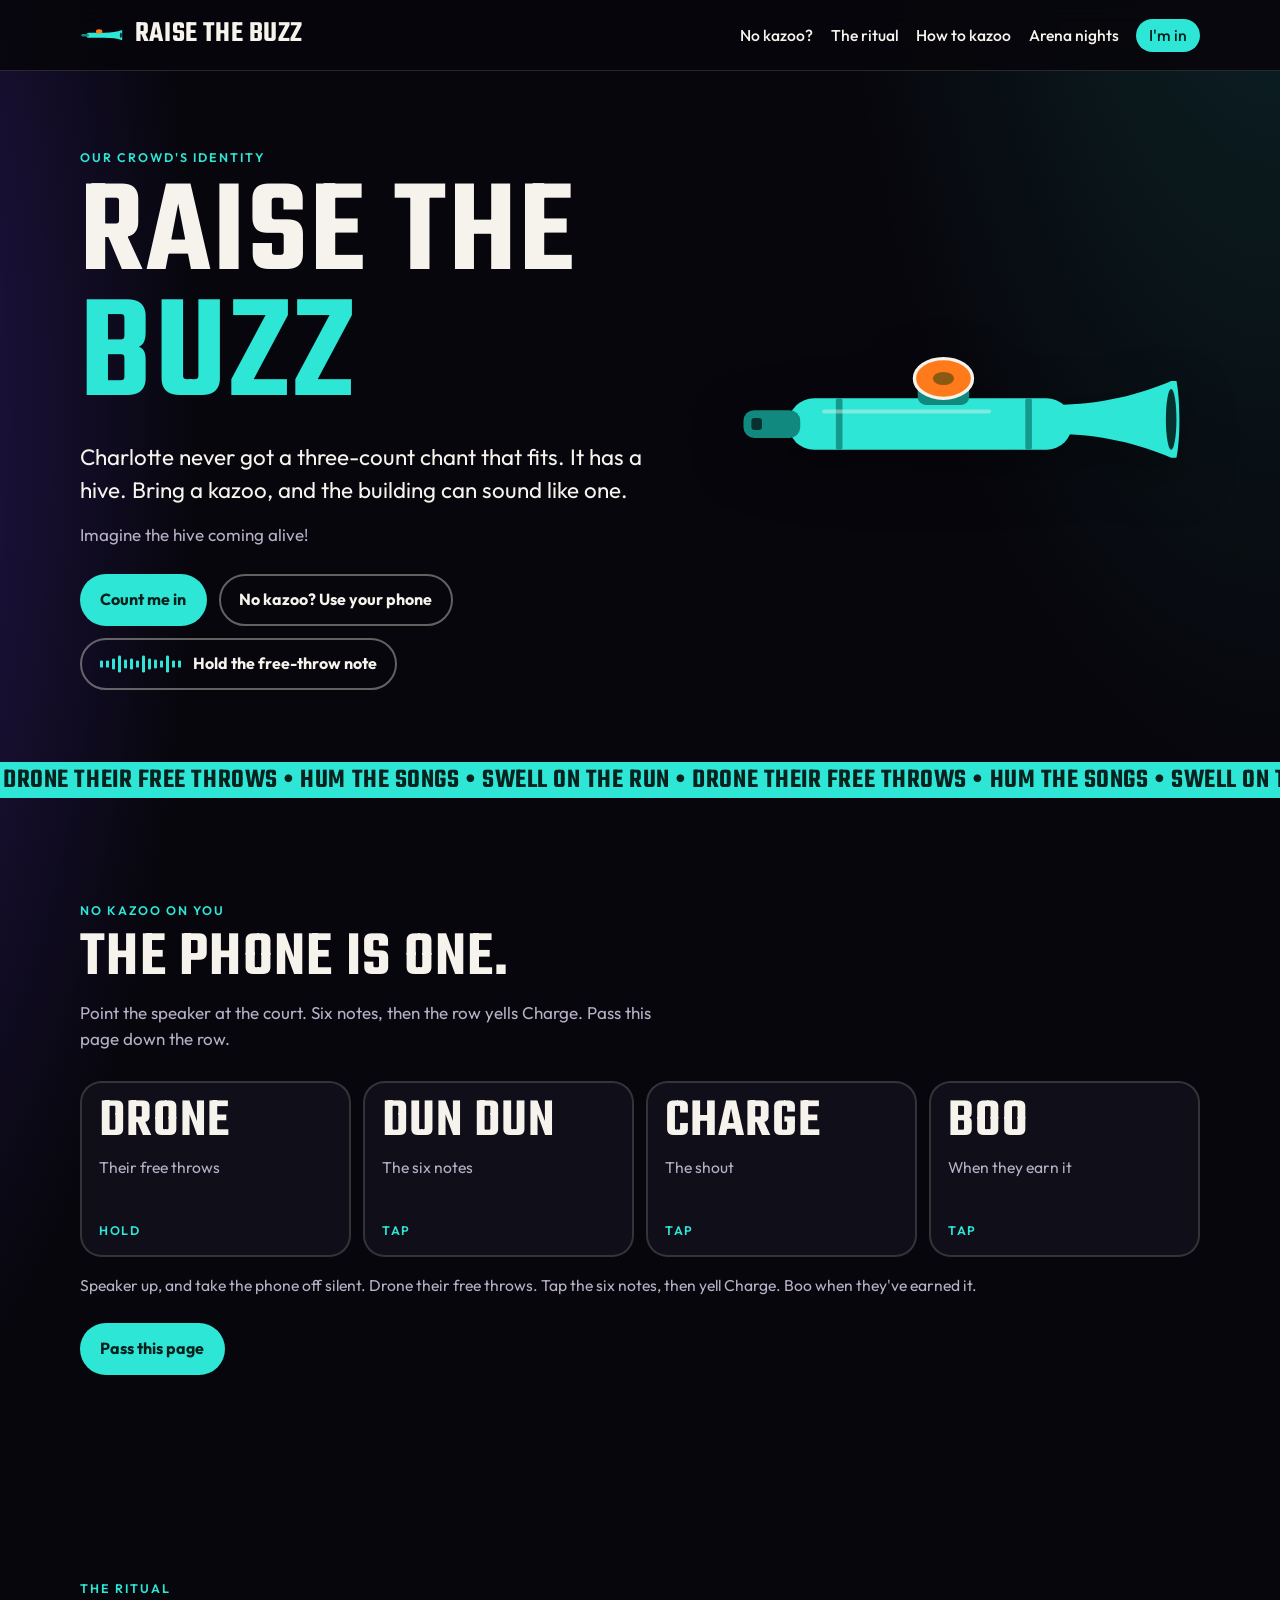
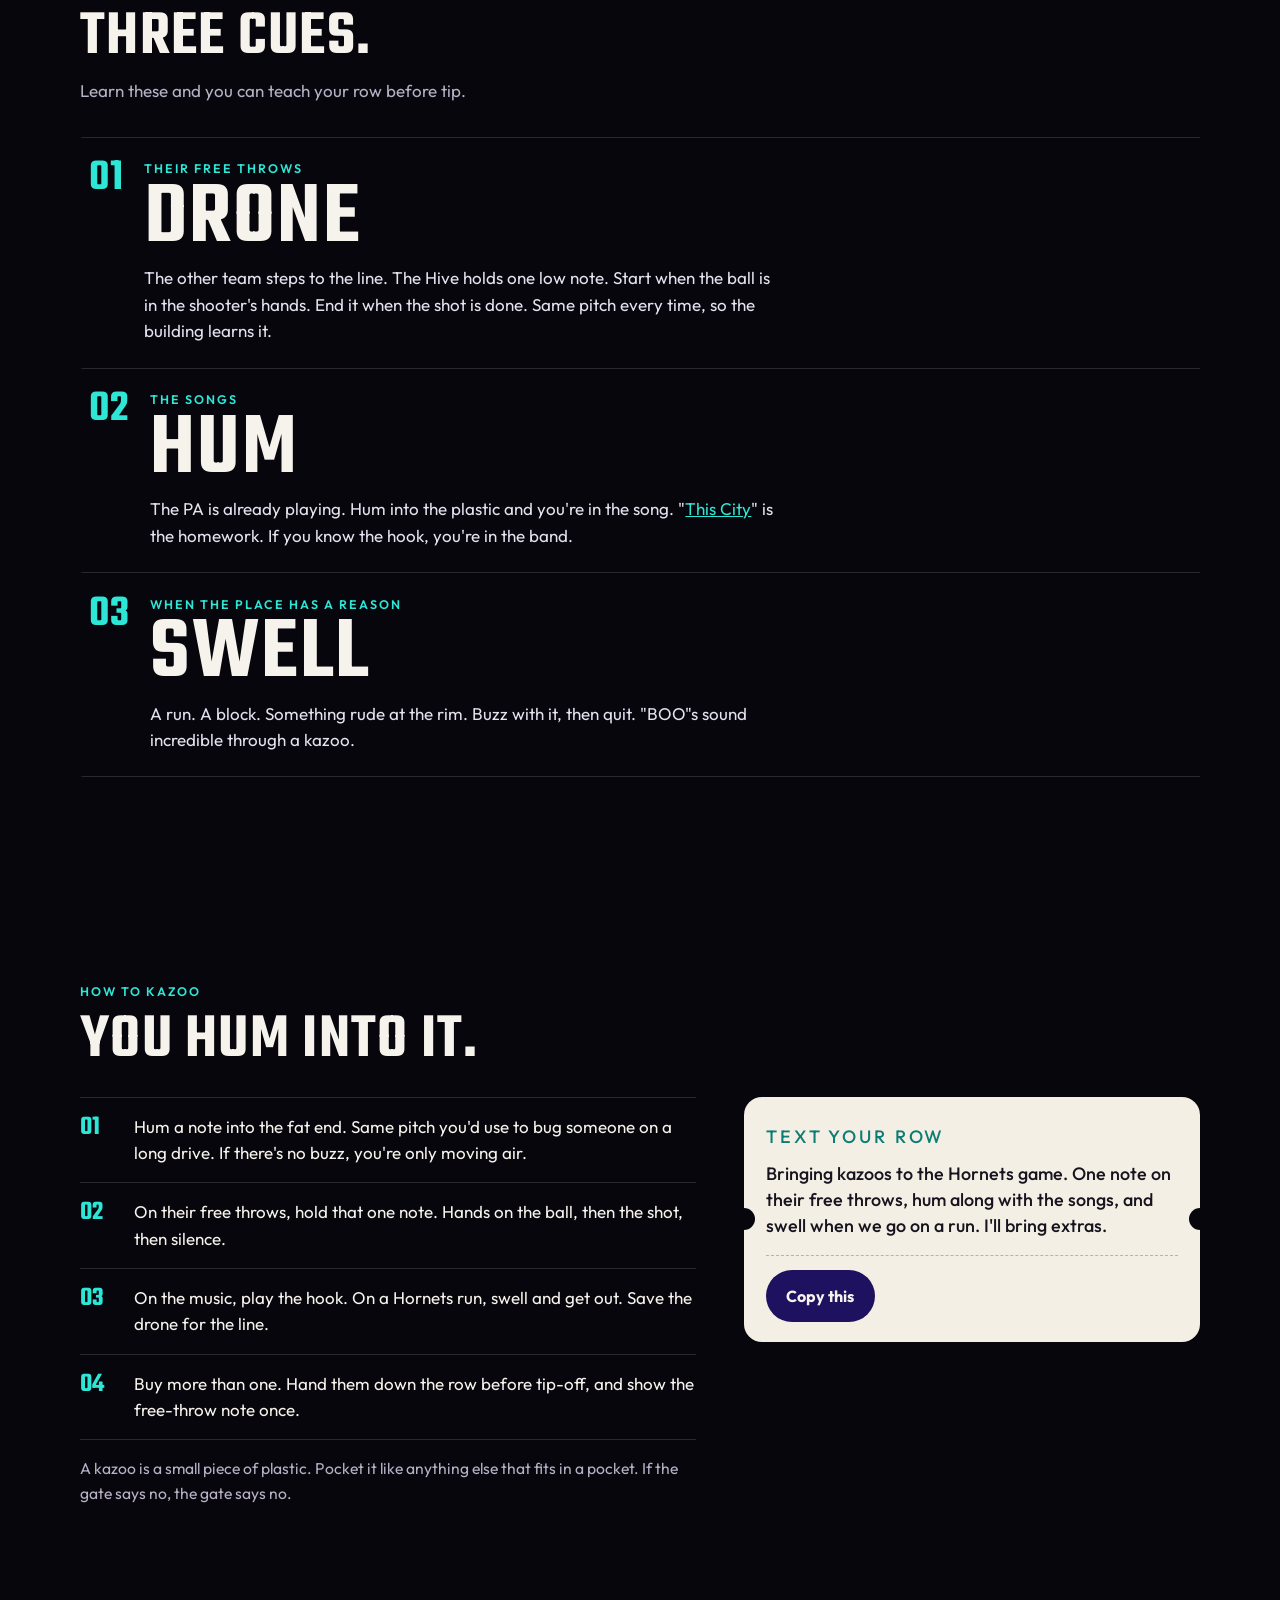
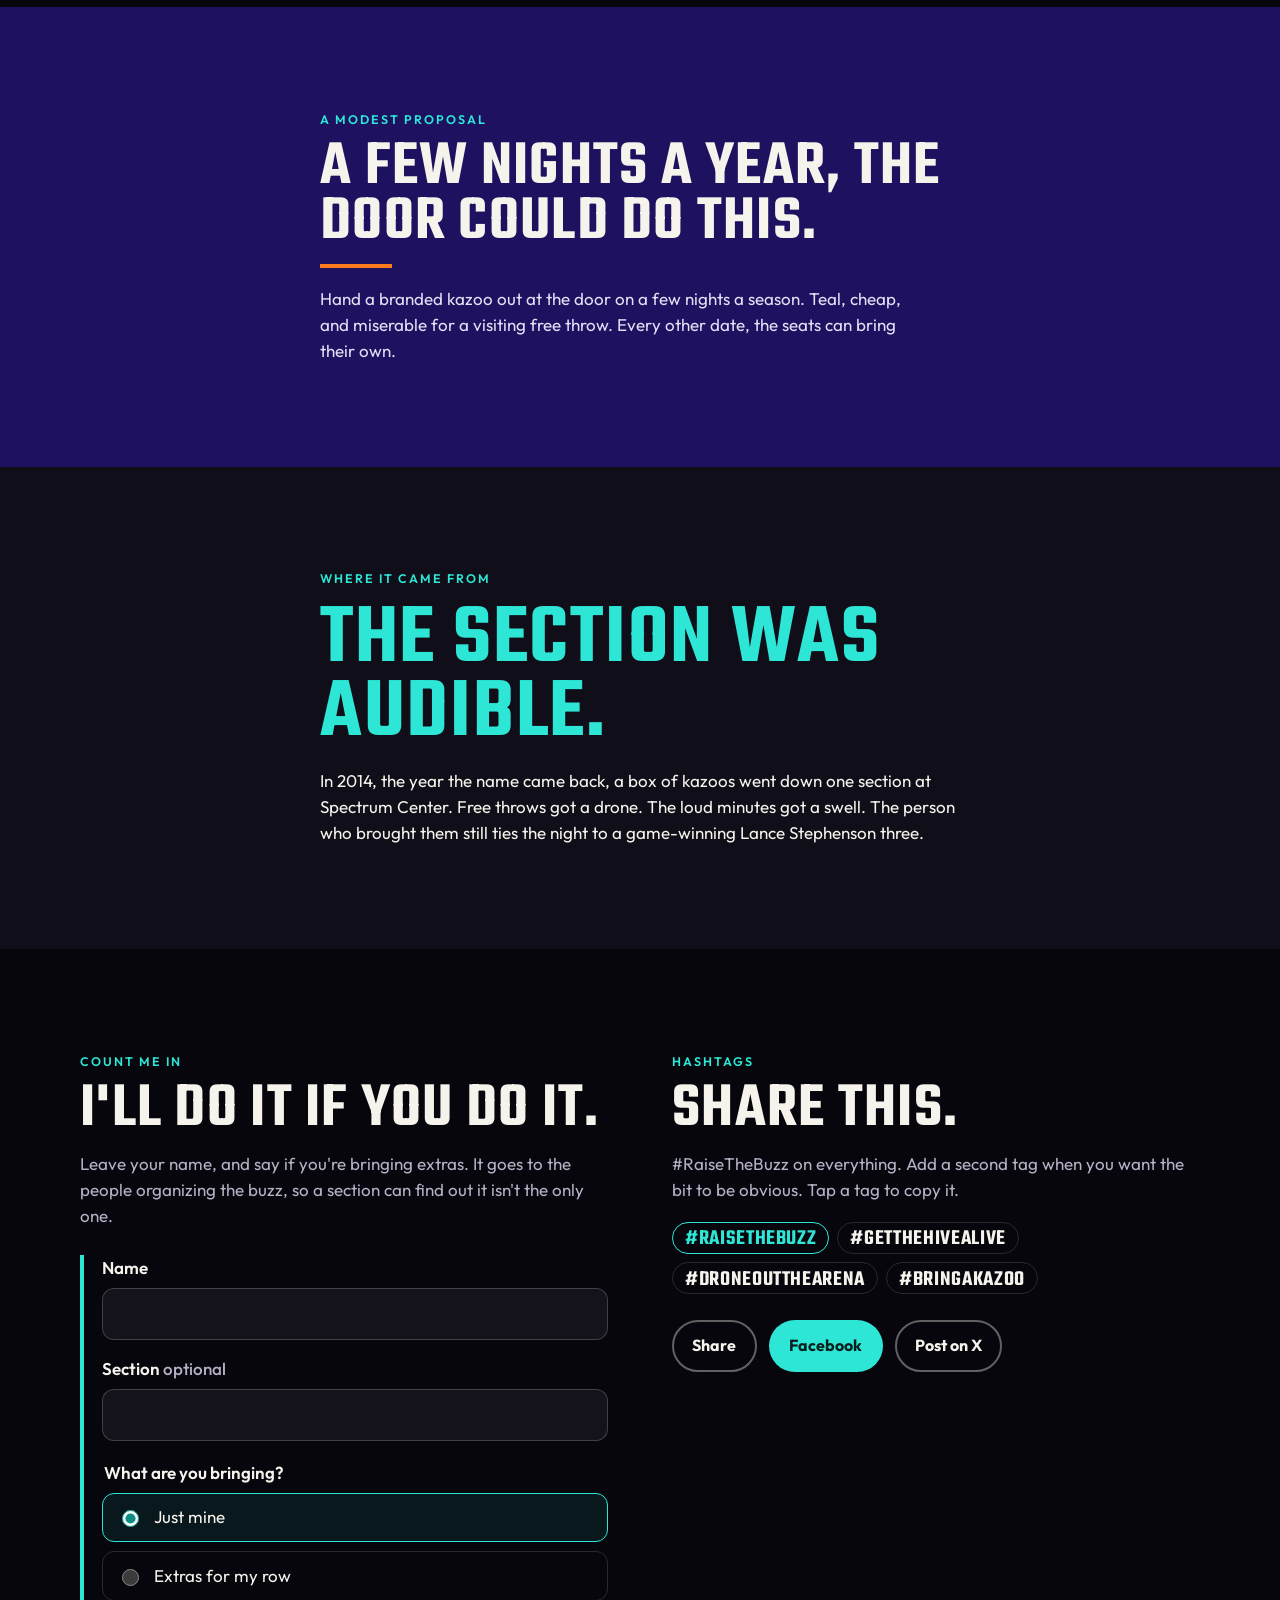
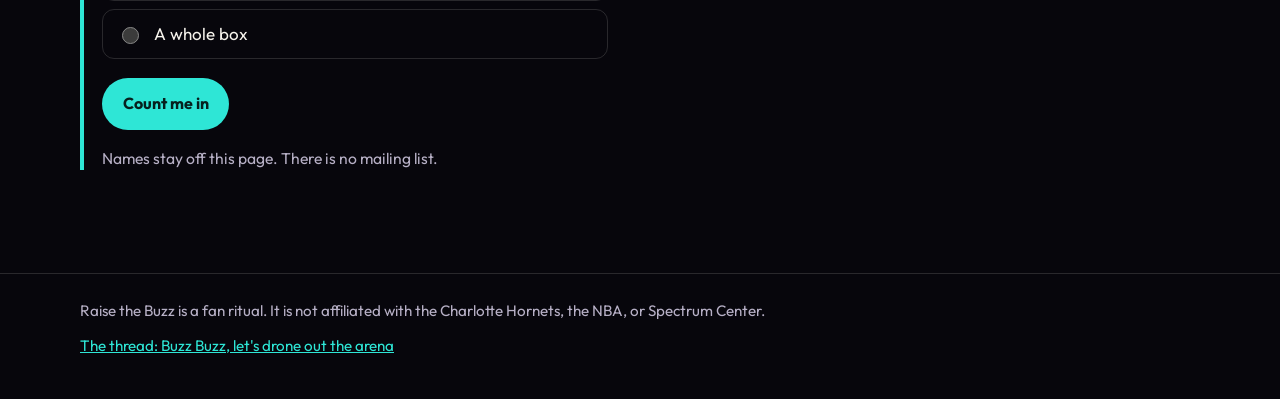
<file: index.html>
<!DOCTYPE html>
<html lang="en">
<head>
  <meta charset="utf-8">
  <meta name="viewport" content="width=device-width, initial-scale=1">
  <script async src="https://www.googletagmanager.com/gtag/js?id=G-L24HXH3QZJ"></script>
  <script>
    window.dataLayer = window.dataLayer || [];
    function gtag(){dataLayer.push(arguments);}
    gtag('js', new Date());
    gtag('config', 'G-L24HXH3QZJ');
  </script>
  <title>Raise the Buzz! Bring a kazoo to the Hive</title>
  <meta name="description" content="A fan ritual for Charlotte Hornets games. Drone opposing free throws, hum along with the arena songs, and swell when the run starts. No kazoo? This page plays the charge.">
  <link rel="canonical" href="https://raisethebuzz.com/">
  <meta property="og:title" content="Raise the Buzz">
  <meta property="og:description" content="Bring a kazoo to the Hive. No kazoo? This page drones, plays the charge, and boos.">
  <meta property="og:type" content="website">
  <meta property="og:url" content="https://raisethebuzz.com/">
  <meta name="twitter:card" content="summary">
  <meta name="theme-color" content="#07060c">
  <link rel="icon" href="/favicon.svg" type="image/svg+xml">
  <link rel="preconnect" href="https://fonts.googleapis.com">
  <link rel="preconnect" href="https://fonts.gstatic.com" crossorigin>
  <link href="https://fonts.googleapis.com/css2?family=Outfit:wght@400;500;600;700&family=Teko:wght@500;600;700&display=swap" rel="stylesheet">
  <link rel="stylesheet" href="/styles.css">
</head>
<body>
  <a class="skip" href="#main">Skip to content</a>
  <header class="site-header">
    <div class="wrap">
      <a class="wordmark" href="/">
        <svg viewBox="0 0 72 32" aria-hidden="true">
          <path d="M40 12c8 0 18-1 26-4v16c-8-3-18-4-26-4V12z" fill="#2EE6D6"/>
          <rect x="10" y="12" width="34" height="8" rx="4" fill="#2EE6D6"/>
          <rect x="2" y="14" width="12" height="4" rx="2" fill="#12897E"/>
          <ellipse class="membrane" cx="30" cy="10" rx="5" ry="3.4" fill="#FF7A1A"/>
          <ellipse cx="64" cy="16" rx="1.6" ry="4.2" fill="#07312E"/>
        </svg>
        <span>Raise the Buzz</span>
      </a>
      <nav class="nav-links" aria-label="Page">
        <a href="#board">No kazoo?</a>
        <a href="#ritual">The ritual</a>
        <a href="#how">How to kazoo</a>
        <a href="#arena">Arena nights</a>
        <a class="nav-cta" href="#in">I'm in</a>
      </nav>
    </div>
  </header>

  <main id="main">
    <section class="hero">
      <div class="wrap hero-grid">
        <div>
          <p class="kicker">Our crowd's identity</p>
          <h1>Raise the <span>buzz</span></h1>
          <p class="lede">Charlotte never got a three-count chant that fits. It has a hive. Bring a kazoo, and the building can sound like one.</p>
          <p class="quiet">Imagine the hive coming alive!</p>
          <div class="actions">
            <a class="btn" href="#in">Count me in</a>
            <a class="btn ghost" href="#board">No kazoo? Use your phone</a>
            <button type="button" class="btn ghost" id="drone" aria-pressed="false">
              <span class="wave" aria-hidden="true">
                <span></span><span></span><span></span><span></span><span></span><span></span><span></span><span></span><span></span><span></span><span></span><span></span><span></span><span></span>
              </span>
              <span class="when-idle">Hold the free-throw note</span>
              <span class="when-on">Release to stop</span>
            </button>
          </div>
        </div>
        <div class="kazoo-wrap" aria-hidden="true">
          <div class="rings">
            <span></span><span></span><span></span>
          </div>
          <svg viewBox="0 0 720 280">
            <path d="M500 118c70 0 130-16 176-36l8 0c6 28 6 88 0 116l-8 0c-46-20-106-36-176-36V118z" fill="#2EE6D6"/>
            <rect x="96" y="108" width="430" height="78" rx="39" fill="#2EE6D6"/>
            <rect x="28" y="126" width="86" height="42" rx="16" fill="#12897E"/>
            <rect x="40" y="138" width="16" height="18" rx="5" fill="#07312E"/>
            <rect x="168" y="108" width="10" height="78" rx="3" fill="#14998D"/>
            <rect x="455" y="108" width="10" height="78" rx="3" fill="#14998D"/>
            <rect x="292" y="86" width="78" height="32" rx="12" fill="#12897E"/>
            <ellipse class="membrane" cx="331" cy="78" rx="44" ry="30" fill="#FF7A1A" stroke="#F6F3EC" stroke-width="5"/>
            <ellipse cx="331" cy="78" rx="16" ry="10" fill="#8A5A12"/>
            <path d="M150 128h250" stroke="#F6F3EC" stroke-opacity="0.4" stroke-width="6" stroke-linecap="round"/>
            <ellipse cx="676" cy="140" rx="8" ry="46" fill="#07312E"/>
          </svg>
        </div>
      </div>
    </section>

    <div class="ticker" aria-hidden="true">
      <div class="ticker-track">
        <p>Drone their free throws • Hum the songs • Swell on the run • Drone their free throws • Hum the songs • Swell on the run • Drone their free throws • Hum the songs • Swell on the run •</p>
        <p>Drone their free throws • Hum the songs • Swell on the run • Drone their free throws • Hum the songs • Swell on the run • Drone their free throws • Hum the songs • Swell on the run •</p>
      </div>
    </div>

    <section class="band" id="board">
      <div class="wrap">
        <p class="kicker">No kazoo on you</p>
        <h2>The phone is one.</h2>
        <p class="sub">Point the speaker at the court. Six notes, then the row yells Charge. Pass this page down the row.</p>
        <div class="board" role="group" aria-label="Phone kazoo">
          <button type="button" class="pad" data-voice="drone" aria-pressed="false">
            <span class="pad-name">Drone</span>
            <span class="pad-cue">Their free throws</span>
            <span class="pad-how">Hold</span>
          </button>
          <button type="button" class="pad" data-voice="buildup" aria-pressed="false">
            <span class="pad-name">Dun dun</span>
            <span class="pad-cue">The six notes</span>
            <span class="pad-how">Tap</span>
          </button>
          <button type="button" class="pad" data-voice="charge" aria-pressed="false">
            <span class="pad-name">Charge</span>
            <span class="pad-cue">The shout</span>
            <span class="pad-how">Tap</span>
          </button>
          <button type="button" class="pad" data-voice="boo" aria-pressed="false">
            <span class="pad-name">Boo</span>
            <span class="pad-cue">When they earn it</span>
            <span class="pad-how">Tap</span>
          </button>
        </div>
        <p class="note">Speaker up, and take the phone off silent. Drone their free throws. Tap the six notes, then yell Charge. Boo when they've earned it.</p>
        <div class="actions">
          <button type="button" class="btn" id="pass-page">Pass this page</button>
        </div>
        <p class="note" id="pass-status" role="status" hidden></p>
      </div>
    </section>

    <section class="band" id="ritual">
      <div class="wrap">
        <p class="kicker">The ritual</p>
        <h2>Three cues.</h2>
        <p class="sub">Learn these and you can teach your row before tip.</p>
        <ol class="cues">
          <li>
            <p class="cue-no">01</p>
            <div>
              <p class="kicker">Their free throws</p>
              <h3>Drone</h3>
              <p>The other team steps to the line. The Hive holds one low note. Start when the ball is in the shooter's hands. End it when the shot is done. Same pitch every time, so the building learns it.</p>
            </div>
          </li>
          <li>
            <p class="cue-no">02</p>
            <div>
              <p class="kicker">The songs</p>
              <h3>Hum</h3>
              <p>The PA is already playing. Hum into the plastic and you're in the song. "<a target="_blank" href="https://www.youtube.com/watch?v=s2WDLOQX0Bw">This City</a>" is the homework. If you know the hook, you're in the band.</p>
            </div>
          </li>
          <li>
            <p class="cue-no">03</p>
            <div>
              <p class="kicker">When the place has a reason</p>
              <h3>Swell</h3>
              <p>A run. A block. Something rude at the rim. Buzz with it, then quit. "BOO"s sound incredible through a kazoo.</p>
            </div>
          </li>
        </ol>
      </div>
    </section>

    <section class="band" id="how">
      <div class="wrap">
        <p class="kicker">How to kazoo</p>
        <h2>You hum into it.</h2>
        <div class="how-grid">
          <div>
            <ol class="steps">
              <li>Hum a note into the fat end. Same pitch you'd use to bug someone on a long drive. If there's no buzz, you're only moving air.</li>
              <li>On their free throws, hold that one note. Hands on the ball, then the shot, then silence.</li>
              <li>On the music, play the hook. On a Hornets run, swell and get out. Save the drone for the line.</li>
              <li>Buy more than one. Hand them down the row before tip-off, and show the free-throw note once.</li>
            </ol>
            <p class="note">A kazoo is a small piece of plastic. Pocket it like anything else that fits in a pocket. If the gate says no, the gate says no.</p>
          </div>
          <aside class="ticket">
            <p class="kicker">Text your row</p>
            <p id="row-text">Bringing kazoos to the Hornets game. One note on their free throws, hum along with the songs, and swell when we go on a run. I'll bring extras.</p>
            <hr class="ticket-rule">
            <button type="button" class="btn" id="copy">Copy this</button>
            <p id="copy-status" class="visually-hidden" role="status"></p>
          </aside>
        </div>
      </div>
    </section>

    <section class="band arena" id="arena">
      <div class="wrap narrow">
        <p class="kicker">A modest proposal</p>
        <h2>A few nights a year, the door could do this.</h2>
        <p class="sub">Hand a branded kazoo out at the door on a few nights a season. Teal, cheap, and miserable for a visiting free throw. Every other date, the seats can bring their own.</p>
      </div>
    </section>

    <section class="band origin" id="origin">
      <div class="wrap narrow">
        <p class="kicker">Where it came from</p>
        <p class="pull">The section was audible.</p>
        <p>In 2014, the year the name came back, a box of kazoos went down one section at Spectrum Center. Free throws got a drone. The loud minutes got a swell. The person who brought them still ties the night to a game-winning Lance Stephenson three.</p>
      </div>
    </section>

    <section class="band" id="in">
      <div class="wrap split">
        <div>
          <p class="kicker">Count me in</p>
          <h2>I'll do it if you do it.</h2>
          <p class="sub">Leave your name, and say if you're bringing extras. It goes to the people organizing the buzz, so a section can find out it isn't the only one.</p>
          <form class="signup" name="bringing-one" method="POST" action="/thanks" data-netlify="true" netlify-honeypot="bot-field">
            <input type="hidden" name="form-name" value="bringing-one">
            <p class="hp" aria-hidden="true">
              <label>Don't fill this out: <input name="bot-field" tabindex="-1" autocomplete="off"></label>
            </p>
            <div class="field">
              <label for="fan-name">Name</label>
              <input id="fan-name" name="name" type="text" required maxlength="80" autocomplete="given-name">
            </div>
            <div class="field">
              <label for="section">Section <span class="optional">optional</span></label>
              <input id="section" name="section" type="text" maxlength="40" autocomplete="off">
            </div>
            <fieldset class="choices-wrap">
              <legend>What are you bringing?</legend>
              <div class="choices">
                <label><input type="radio" name="bringing" value="Just mine" checked> Just mine</label>
                <label><input type="radio" name="bringing" value="Extras for my row"> Extras for my row</label>
                <label><input type="radio" name="bringing" value="A whole box"> A whole box</label>
              </div>
            </fieldset>
            <button class="btn" type="submit">Count me in</button>
            <p class="note" id="form-status" role="alert" hidden></p>
            <p class="note">Names stay off this page. There is no mailing list.</p>
          </form>
        </div>
        <div id="share">
        <p class="kicker">Hashtags</p>
        <h2>Share this.</h2>
        <p class="sub">#RaiseTheBuzz on everything. Add a second tag when you want the bit to be obvious. Tap a tag to copy it.</p>
        <ul class="tags">
          <li><button type="button" class="tag is-primary" data-tag="#RaiseTheBuzz">#RaiseTheBuzz</button></li>
          <li><button type="button" class="tag" data-tag="#GetTheHiveAlive">#GetTheHiveAlive</button></li>
          <li><button type="button" class="tag" data-tag="#DroneOutTheArena">#DroneOutTheArena</button></li>
          <li><button type="button" class="tag" data-tag="#BringAKazoo">#BringAKazoo</button></li>
        </ul>
        <p id="tag-status" class="visually-hidden" role="status"></p>
        <div class="actions">
          <button type="button" class="btn ghost" id="native-share" hidden>Share</button>
          <a class="btn" href="https://www.facebook.com/sharer/sharer.php?u=https%3A%2F%2Fraisethebuzz.com%2F" target="_blank" rel="noopener noreferrer">Facebook</a>
          <a class="btn ghost" href="https://x.com/intent/tweet?text=Bring%20a%20kazoo%20to%20the%20Hive.%20Drone%20their%20free%20throws.&amp;url=https%3A%2F%2Fraisethebuzz.com%2F&amp;hashtags=RaiseTheBuzz,BringAKazoo" target="_blank" rel="noopener noreferrer">Post on X</a>
        </div>
        </div>
      </div>
    </section>
  </main>

  <footer class="site-footer">
    <div class="wrap">
      <p>Raise the Buzz is a fan ritual. It is not affiliated with the Charlotte Hornets, the NBA, or Spectrum Center.</p>
      <p><a href="https://www.reddit.com/r/CharlotteHornets/comments/1wu55x4/buzz_buzz_lets_drone_out_the_arena/" rel="noopener noreferrer">The thread: Buzz Buzz, let's drone out the arena</a></p>
    </div>
  </footer>
  <script src="/main.js"></script>
</body>
</html>
</file>
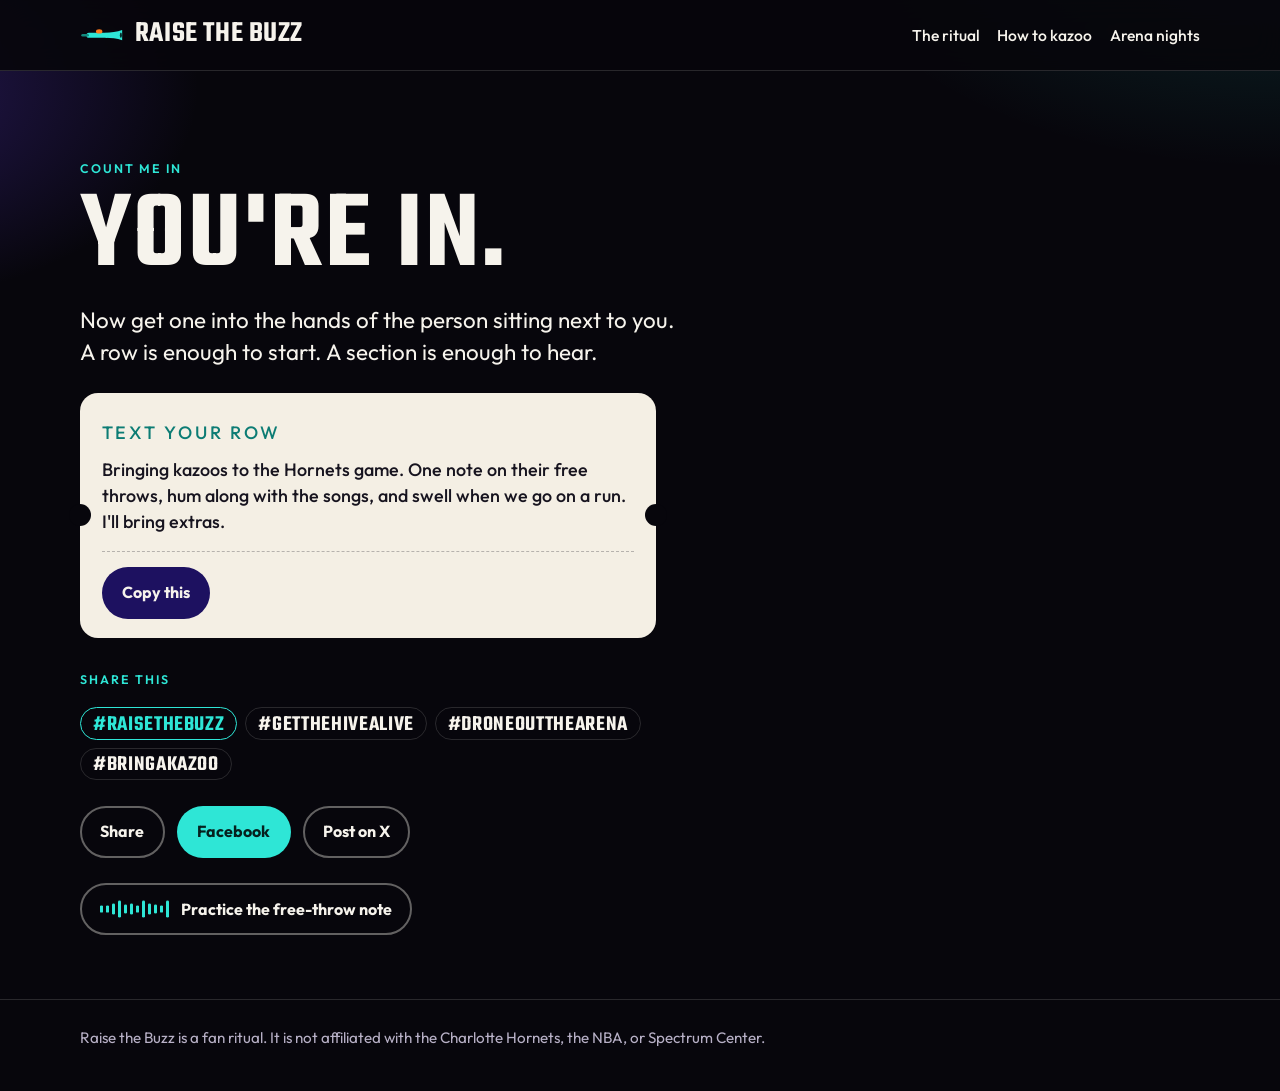
<file: thanks.html>
<!DOCTYPE html>
<html lang="en">
<head>
  <meta charset="utf-8">
  <meta name="viewport" content="width=device-width, initial-scale=1">
  <script async src="https://www.googletagmanager.com/gtag/js?id=G-L24HXH3QZJ"></script>
  <script>
    window.dataLayer = window.dataLayer || [];
    function gtag(){dataLayer.push(arguments);}
    gtag('js', new Date());
    gtag('config', 'G-L24HXH3QZJ');
  </script>
  <title>You're in! Raise the Buzz</title>
  <meta name="robots" content="noindex">
  <meta name="theme-color" content="#07060c">
  <link rel="icon" href="/favicon.svg" type="image/svg+xml">
  <link rel="preconnect" href="https://fonts.googleapis.com">
  <link rel="preconnect" href="https://fonts.gstatic.com" crossorigin>
  <link href="https://fonts.googleapis.com/css2?family=Outfit:wght@400;500;600;700&family=Teko:wght@500;600;700&display=swap" rel="stylesheet">
  <link rel="stylesheet" href="/styles.css">
</head>
<body>
  <a class="skip" href="#main">Skip to content</a>
  <header class="site-header">
    <div class="wrap">
      <a class="wordmark" href="/">
        <svg viewBox="0 0 72 32" aria-hidden="true">
          <path d="M40 12c8 0 18-1 26-4v16c-8-3-18-4-26-4V12z" fill="#2EE6D6"/>
          <rect x="10" y="12" width="34" height="8" rx="4" fill="#2EE6D6"/>
          <rect x="2" y="14" width="12" height="4" rx="2" fill="#12897E"/>
          <ellipse cx="30" cy="10" rx="5" ry="3.4" fill="#FF7A1A"/>
          <ellipse cx="64" cy="16" rx="1.6" ry="4.2" fill="#07312E"/>
        </svg>
        <span>Raise the Buzz</span>
      </a>
      <nav class="nav-links" aria-label="Page">
        <a href="/#ritual">The ritual</a>
        <a href="/#how">How to kazoo</a>
        <a href="/#arena">Arena nights</a>
      </nav>
    </div>
  </header>
  <main id="main" class="solo">
    <div class="wrap">
      <p class="kicker">Count me in</p>
      <h1>You're in.</h1>
      <p class="lede">Now get one into the hands of the person sitting next to you. A row is enough to start. A section is enough to hear.</p>
      <aside class="ticket">
        <p class="kicker">Text your row</p>
        <p id="row-text">Bringing kazoos to the Hornets game. One note on their free throws, hum along with the songs, and swell when we go on a run. I'll bring extras.</p>
        <hr class="ticket-rule">
        <button type="button" class="btn" id="copy">Copy this</button>
        <p id="copy-status" class="visually-hidden" role="status"></p>
      </aside>
      <div class="share-block">
        <p class="kicker">Share this</p>
        <ul class="tags">
          <li><button type="button" class="tag is-primary" data-tag="#RaiseTheBuzz">#RaiseTheBuzz</button></li>
          <li><button type="button" class="tag" data-tag="#GetTheHiveAlive">#GetTheHiveAlive</button></li>
          <li><button type="button" class="tag" data-tag="#DroneOutTheArena">#DroneOutTheArena</button></li>
          <li><button type="button" class="tag" data-tag="#BringAKazoo">#BringAKazoo</button></li>
        </ul>
        <p id="tag-status" class="visually-hidden" role="status"></p>
        <div class="actions">
          <button type="button" class="btn ghost" id="native-share" hidden>Share</button>
          <a class="btn" href="https://www.facebook.com/sharer/sharer.php?u=https%3A%2F%2Fraisethebuzz.com%2F" target="_blank" rel="noopener noreferrer">Facebook</a>
          <a class="btn ghost" href="https://x.com/intent/tweet?text=Bring%20a%20kazoo%20to%20the%20Hive.%20Drone%20their%20free%20throws!%20BUZZ20BUZZ&amp;url=https%3A%2F%2Fraisethebuzz.com%2F&amp;hashtags=RaiseTheBuzz,BringAKazoo" target="_blank" rel="noopener noreferrer">Post on X</a>
        </div>
      </div>
      <div class="actions">
        <button type="button" class="btn ghost" id="drone" aria-pressed="false">
          <span class="wave" aria-hidden="true">
            <span></span><span></span><span></span><span></span><span></span><span></span><span></span><span></span><span></span><span></span><span></span><span></span>
          </span>
          <span class="when-idle">Practice the free-throw note</span>
          <span class="when-on">Release to stop</span>
        </button>
      </div>
    </div>
  </main>
  <footer class="site-footer">
    <div class="wrap">
      <p>Raise the Buzz is a fan ritual. It is not affiliated with the Charlotte Hornets, the NBA, or Spectrum Center.</p>
    </div>
  </footer>
  <script src="/main.js"></script>
</body>
</html>
</file>
<file: styles.css>
:root {
  --bg: #07060c;
  --bg-raise: #100e18;
  --ink: #f6f3ec;
  --muted: #b7b0c6;
  --soft: #e6e1ef;
  --teal: #2ee6d6;
  --teal-deep: #0c7c74;
  --purple: #1d1160;
  --orange: #ff7a1a;
  --line: rgba(246, 243, 236, 0.14);
  --ticket: #f4efe4;
  --ticket-ink: #17141f;
  color-scheme: dark;
}

*,
*::before,
*::after {
  box-sizing: border-box;
}

html {
  scroll-behavior: smooth;
}

body {
  margin: 0;
  font-family: Outfit, system-ui, sans-serif;
  font-size: 1.0625rem;
  line-height: 1.55;
  color: var(--ink);
  background:
    radial-gradient(ellipse 70% 45% at 100% -8%, rgba(46, 230, 214, 0.16), transparent 52%),
    radial-gradient(ellipse 55% 40% at -12% 8%, rgba(78, 48, 180, 0.45), transparent 50%),
    var(--bg);
  overflow-x: clip;
}

img,
svg {
  max-width: 100%;
}

button,
input {
  font: inherit;
}

h1,
h2,
h3,
p {
  margin: 0;
}

a {
  color: var(--teal);
}

a:hover {
  color: #fff;
}

.skip {
  position: absolute;
  left: 1rem;
  top: -4rem;
  z-index: 40;
  background: var(--orange);
  color: #17120a;
  padding: 0.5rem 0.8rem;
  border-radius: 8px;
  text-decoration: none;
}

.skip:focus {
  top: 0.75rem;
}

.visually-hidden {
  position: absolute;
  width: 1px;
  height: 1px;
  padding: 0;
  margin: -1px;
  overflow: hidden;
  clip: rect(0, 0, 0, 0);
  white-space: nowrap;
  border: 0;
}

.wrap {
  width: min(1120px, calc(100% - 2rem));
  margin-inline: auto;
}

.narrow {
  max-width: 40rem;
}

section[id],
#share {
  scroll-margin-top: 5.25rem;
}

.kicker {
  margin-bottom: 0.7rem;
  font-size: 0.78rem;
  font-weight: 600;
  letter-spacing: 0.16em;
  text-transform: uppercase;
  color: var(--teal);
}

h1,
h2,
.pull,
.wordmark,
.ticker p,
.cue-no,
.cues h3 {
  font-family: Teko, Impact, sans-serif;
  font-weight: 600;
  letter-spacing: 0.02em;
  line-height: 0.86;
  text-transform: uppercase;
}

h2 {
  font-size: clamp(2.7rem, 5vw, 4.4rem);
}

.sub,
.lede,
.quiet {
  max-width: 38rem;
}

.lede {
  margin-top: 1.1rem;
  font-size: clamp(1.15rem, 2vw, 1.4rem);
  line-height: 1.45;
}

.sub,
.quiet,
.note {
  color: var(--muted);
}

.sub {
  margin-top: 0.85rem;
}

.quiet {
  margin-top: 1rem;
}

.note {
  margin-top: 1rem;
  font-size: 0.98rem;
}

.site-header {
  position: sticky;
  top: 0;
  z-index: 20;
  background: rgba(7, 6, 12, 0.9);
  border-bottom: 1px solid var(--line);
  backdrop-filter: blur(14px);
}

.site-header .wrap {
  display: flex;
  flex-wrap: wrap;
  align-items: center;
  justify-content: space-between;
  gap: 0.75rem 1.25rem;
  min-height: 4.4rem;
  padding-block: 0.55rem;
}

.wordmark {
  display: inline-flex;
  align-items: center;
  gap: 0.55rem;
  color: var(--ink);
  font-size: 1.85rem;
  line-height: 1;
  text-decoration: none;
}

.wordmark:hover {
  color: var(--teal);
}

.wordmark svg {
  width: 46px;
  height: auto;
}

.nav-links {
  display: flex;
  flex-wrap: wrap;
  align-items: center;
  gap: 0.35rem 1.1rem;
}

.nav-links a {
  color: var(--ink);
  font-size: 0.98rem;
  font-weight: 500;
  text-decoration: none;
}

.nav-links a:hover {
  color: var(--teal);
}

.nav-cta {
  padding: 0.28rem 0.8rem;
  border-radius: 999px;
  background: var(--teal);
  color: #06211e !important;
  font-weight: 700;
}

.nav-cta:hover {
  color: #06211e !important;
  background: #fff;
}

.hero {
  padding-block: clamp(2.4rem, 6vw, 5rem) clamp(2.8rem, 6vw, 4.5rem);
}

.hero-grid {
  display: grid;
  gap: 2rem;
  align-items: center;
}

.hero h1 {
  font-size: clamp(4.6rem, 12vw, 8.4rem);
}

.hero h1 span {
  display: block;
  color: var(--teal);
  font-size: 1.12em;
}

.actions {
  display: flex;
  flex-wrap: wrap;
  gap: 0.75rem;
  margin-top: 1.6rem;
}

.btn {
  display: inline-flex;
  align-items: center;
  justify-content: center;
  gap: 0.7rem;
  min-height: 3.25rem;
  padding: 0.65rem 1.15rem;
  border: 2px solid transparent;
  border-radius: 999px;
  background: var(--teal);
  color: #06211e;
  font-weight: 700;
  font-size: 1rem;
  line-height: 1.1;
  text-align: center;
  text-decoration: none;
  cursor: pointer;
  user-select: none;
}

.btn:hover {
  color: #06211e;
  transform: translateY(-1px);
}

.btn:focus-visible,
.pad:focus-visible,
.nav-links a:focus-visible,
.wordmark:focus-visible,
.tag:focus-visible,
input:focus-visible {
  outline: 3px solid var(--orange);
  outline-offset: 3px;
}

.btn.ghost {
  border-color: rgba(246, 243, 236, 0.38);
  background: transparent;
  color: var(--ink);
  touch-action: none;
}

.btn.ghost:hover {
  color: var(--ink);
  border-color: var(--teal);
}

#drone.is-on {
  border-color: var(--orange);
  background: var(--orange);
  color: #17120a;
}

.when-on { display: none; }

#drone.is-on .when-idle { display: none; }
#drone.is-on .when-on { display: inline; }

.wave {
  display: flex;
  align-items: center;
  gap: 3px;
  height: 22px;
}

.wave span {
  display: block;
  width: 3px;
  height: 20px;
  border-radius: 99px;
  background: var(--teal);
  transform: scaleY(0.35);
  transform-origin: center;
}

.wave span:nth-child(3n) { transform: scaleY(0.55); }
.wave span:nth-child(4n) { transform: scaleY(0.85); }
.wave span:nth-child(5n) { transform: scaleY(0.45); }

#drone.is-on .wave span {
  background: #17120a;
  animation: bar 0.28s ease-in-out infinite alternate;
}

#drone.is-on .wave span:nth-child(2n) { animation-duration: 0.36s; }
#drone.is-on .wave span:nth-child(3n) { animation-duration: 0.2s; }

.board {
  display: grid;
  grid-template-columns: 1fr 1fr;
  gap: 0.75rem;
  margin-top: 1.75rem;
}

.pad {
  display: flex;
  flex-direction: column;
  align-items: flex-start;
  justify-content: flex-start;
  gap: 0.35rem;
  min-height: 8.5rem;
  padding: 1rem 1.05rem 0.9rem;
  border: 2px solid rgba(246, 243, 236, 0.16);
  border-radius: 1.35rem;
  background: var(--bg-raise);
  color: var(--ink);
  text-align: left;
  cursor: pointer;
  touch-action: none;
  user-select: none;
  -webkit-user-select: none;
  -webkit-touch-callout: none;
  -webkit-tap-highlight-color: transparent;
}

.pad-name {
  font-family: Teko, Impact, sans-serif;
  font-size: clamp(2.6rem, 7vw, 3.4rem);
  font-weight: 600;
  letter-spacing: 0.02em;
  line-height: 0.86;
  text-transform: uppercase;
}

.pad-cue {
  display: block;
  margin-top: 0.35rem;
  color: var(--muted);
  font-size: 0.98rem;
  line-height: 1.3;
}

.pad-how {
  margin-top: auto;
  color: var(--teal);
  font-size: 0.78rem;
  font-weight: 600;
  letter-spacing: 0.14em;
  text-transform: uppercase;
}

.pad.is-on {
  border-color: var(--orange);
  background: var(--orange);
  color: #17120a;
}

.pad.is-on .pad-cue,
.pad.is-on .pad-how {
  color: #17120a;
}

.kazoo-wrap {
  position: relative;
}

.kazoo-wrap svg {
  display: block;
  width: 100%;
  height: auto;
  filter: drop-shadow(0 18px 28px rgba(0, 0, 0, 0.38));
}

.rings {
  position: absolute;
  top: 58%;
  right: 8%;
  width: min(120px, 26vw);
  height: min(120px, 26vw);
  transform: translateY(-50%);
  pointer-events: none;
}

.rings span {
  position: absolute;
  inset: 0;
  border: 2px solid var(--teal);
  border-radius: 50%;
  opacity: 0;
  animation: ring 2.6s ease-out infinite;
}

.rings span:nth-child(2) { animation-delay: 0.85s; }
.rings span:nth-child(3) { animation-delay: 1.7s; }

body.is-droning .rings span { animation-duration: 0.95s; }

body.is-droning .membrane {
  animation: membrane 0.12s linear infinite;
}

.ticker {
  overflow: hidden;
  background: var(--teal);
  color: #06211e;
}

.ticker-track {
  display: flex;
  width: max-content;
  animation: tick 28s linear infinite;
}

.ticker p {
  margin: 0;
  padding: 0.28rem 0.2rem;
  font-size: 1.7rem;
  line-height: 1;
  white-space: nowrap;
}

.band {
  padding-block: clamp(4rem, 8vw, 6.5rem);
}

.cues {
  margin: 2rem 0 0;
  padding: 0;
  list-style: none;
}

.cues li {
  display: grid;
  grid-template-columns: auto 1fr;
  gap: 0.4rem 1.25rem;
  padding: 1.35rem 0 1.45rem 0.35rem;
  border-top: 1px solid var(--line);
  border-left: 3px solid transparent;
}

.cues li:last-child {
  border-bottom: 1px solid var(--line);
}

.cues li:hover {
  border-left-color: var(--teal);
}

.cue-no {
  font-size: clamp(2rem, 4vw, 2.8rem);
  color: var(--teal);
}

.cues .kicker {
  margin-bottom: 0.15rem;
}

.cues h3 {
  font-size: clamp(3.4rem, 8vw, 5.6rem);
  color: var(--ink);
}

.cues p:last-child {
  max-width: 40rem;
  margin-top: 0.45rem;
  color: var(--soft);
}

.how-grid {
  display: grid;
  gap: 2.2rem;
  margin-top: 1.8rem;
}

.steps {
  margin: 0;
  padding: 0;
  list-style: none;
  counter-reset: step;
}

.steps li {
  display: grid;
  grid-template-columns: 2.6rem 1fr;
  gap: 0.8rem;
  padding: 1rem 0;
  border-top: 1px solid var(--line);
  counter-increment: step;
}

.steps li::before {
  content: counter(step, decimal-leading-zero);
  font-family: Teko, Impact, sans-serif;
  font-size: 1.7rem;
  font-weight: 600;
  line-height: 1;
  color: var(--teal);
}

.steps li:last-child {
  border-bottom: 1px solid var(--line);
}

.ticket {
  position: relative;
  padding: 1.35rem 1.35rem 1.2rem;
  border-radius: 18px;
  background: var(--ticket);
  color: var(--ticket-ink);
}

.ticket::before,
.ticket::after {
  content: "";
  position: absolute;
  top: 50%;
  width: 22px;
  height: 22px;
  border-radius: 50%;
  background: var(--bg);
  transform: translateY(-50%);
}

.ticket::before { left: -11px; }
.ticket::after { right: -11px; }

.ticket .kicker {
  color: var(--teal-deep);
}

.ticket p {
  margin-top: 0.35rem;
  font-size: 1.12rem;
  font-weight: 500;
  line-height: 1.45;
}

.ticket-rule {
  margin: 1rem 0 0.9rem;
  border: 0;
  border-top: 1px dashed rgba(23, 20, 31, 0.28);
}

.ticket .btn {
  background: var(--purple);
  color: var(--ink);
}

.ticket .btn:hover {
  background: #321d86;
  color: #fff;
}

.arena {
  background: var(--purple);
}

.arena h2::after {
  content: "";
  display: block;
  width: 4.5rem;
  height: 4px;
  margin-top: 0.85rem;
  background: var(--orange);
}

.arena .sub {
  margin-top: 1.1rem;
  color: #e4dff5;
}

.origin {
  background: var(--bg-raise);
}

.pull {
  margin-bottom: 1rem;
  font-size: clamp(3.1rem, 8vw, 5.4rem);
  color: var(--teal);
}

.origin p + p {
  margin-top: 0.9rem;
}

.split {
  display: grid;
  gap: clamp(2.5rem, 5vw, 4rem);
  align-items: start;
}

.split .signup {
  max-width: none;
}

.signup {
  max-width: 36rem;
  margin-top: 1.6rem;
  padding-left: 1.15rem;
  border-left: 4px solid var(--teal);
}

.field {
  margin-top: 1rem;
}

.field label,
.choices-wrap legend {
  display: block;
  margin-bottom: 0.4rem;
  font-weight: 600;
}

.optional {
  color: var(--muted);
  font-weight: 500;
}

input[type="text"] {
  width: 100%;
  min-height: 3.15rem;
  padding: 0.75rem 0.9rem;
  border: 1px solid rgba(246, 243, 236, 0.2);
  border-radius: 12px;
  background: #14131c;
  color: var(--ink);
}

.choices-wrap {
  margin: 1.15rem 0 0;
  padding: 0;
  border: 0;
}

.choices {
  display: grid;
  gap: 0.55rem;
}

.choices label {
  display: flex;
  gap: 0.75rem;
  align-items: center;
  min-height: 3.1rem;
  padding: 0.55rem 0.85rem;
  border: 1px solid var(--line);
  border-radius: 12px;
  cursor: pointer;
}

.choices label:has(input:checked) {
  border-color: var(--teal);
  background: rgba(46, 230, 214, 0.08);
}

.choices input {
  width: 1.05rem;
  height: 1.05rem;
  accent-color: #0c8f84;
}

.signup .btn {
  margin-top: 1.2rem;
}

.hp {
  position: absolute;
  left: -10000px;
  width: 1px;
  height: 1px;
  overflow: hidden;
}

.tags {
  display: flex;
  flex-wrap: wrap;
  gap: 0.5rem;
  margin: 1.15rem 0 0;
  padding: 0;
  list-style: none;
}

.tag {
  padding: 0.35rem 0.75rem 0.2rem;
  border: 1px solid var(--line);
  border-radius: 999px;
  background: transparent;
  color: var(--ink);
  font-family: Teko, Impact, sans-serif;
  font-size: 1.35rem;
  font-weight: 600;
  letter-spacing: 0.03em;
  line-height: 1;
  text-transform: uppercase;
  cursor: pointer;
}

.tag.is-primary {
  border-color: var(--teal);
  color: var(--teal);
}

.tag:hover {
  border-color: var(--teal);
  color: var(--teal);
}

.share-block {
  max-width: 36rem;
  margin-top: 2rem;
}

.site-footer {
  padding: 1.6rem 0 2.6rem;
  border-top: 1px solid var(--line);
  color: var(--muted);
  font-size: 0.95rem;
}

.site-footer .wrap {
  display: grid;
  gap: 0.7rem;
}

.site-footer a {
  color: var(--teal);
}

.solo {
  padding-block: clamp(3rem, 8vw, 5.5rem) 4rem;
}

.solo h1 {
  font-size: clamp(4rem, 12vw, 7rem);
}

.solo .lede {
  margin-bottom: 1.5rem;
}

.solo .ticket,
.solo .actions {
  max-width: 36rem;
}

@media (min-width: 860px) {
  .split {
    grid-template-columns: 1fr 1fr;
    gap: 4rem;
  }

  .hero-grid {
    grid-template-columns: 1.12fr 0.88fr;
    gap: 2.5rem;
  }

  .board {
    grid-template-columns: repeat(4, 1fr);
  }

  .pad {
    min-height: 11rem;
  }

  .how-grid {
    grid-template-columns: 1.15fr 0.85fr;
    gap: 3rem;
    align-items: start;
  }

  .ticket {
    position: sticky;
    top: 5.5rem;
  }
}

@media (max-width: 560px) {
  .actions .btn {
    width: 100%;
  }
}

@media (prefers-reduced-motion: reduce) {
  html { scroll-behavior: auto; }

  .ticker-track,
  .rings span,
  .membrane,
  .wave span {
    animation: none !important;
  }

  .btn:hover { transform: none; }
}

@keyframes tick {
  from { transform: translateX(0); }
  to { transform: translateX(-50%); }
}

@keyframes ring {
  from { transform: scale(0.55); opacity: 0.7; }
  to { transform: scale(1.45); opacity: 0; }
}

@keyframes membrane {
  50% { fill: #ffd7b0; }
}

@keyframes bar {
  from { transform: scaleY(0.25); }
  to { transform: scaleY(1); }
}
</file>
